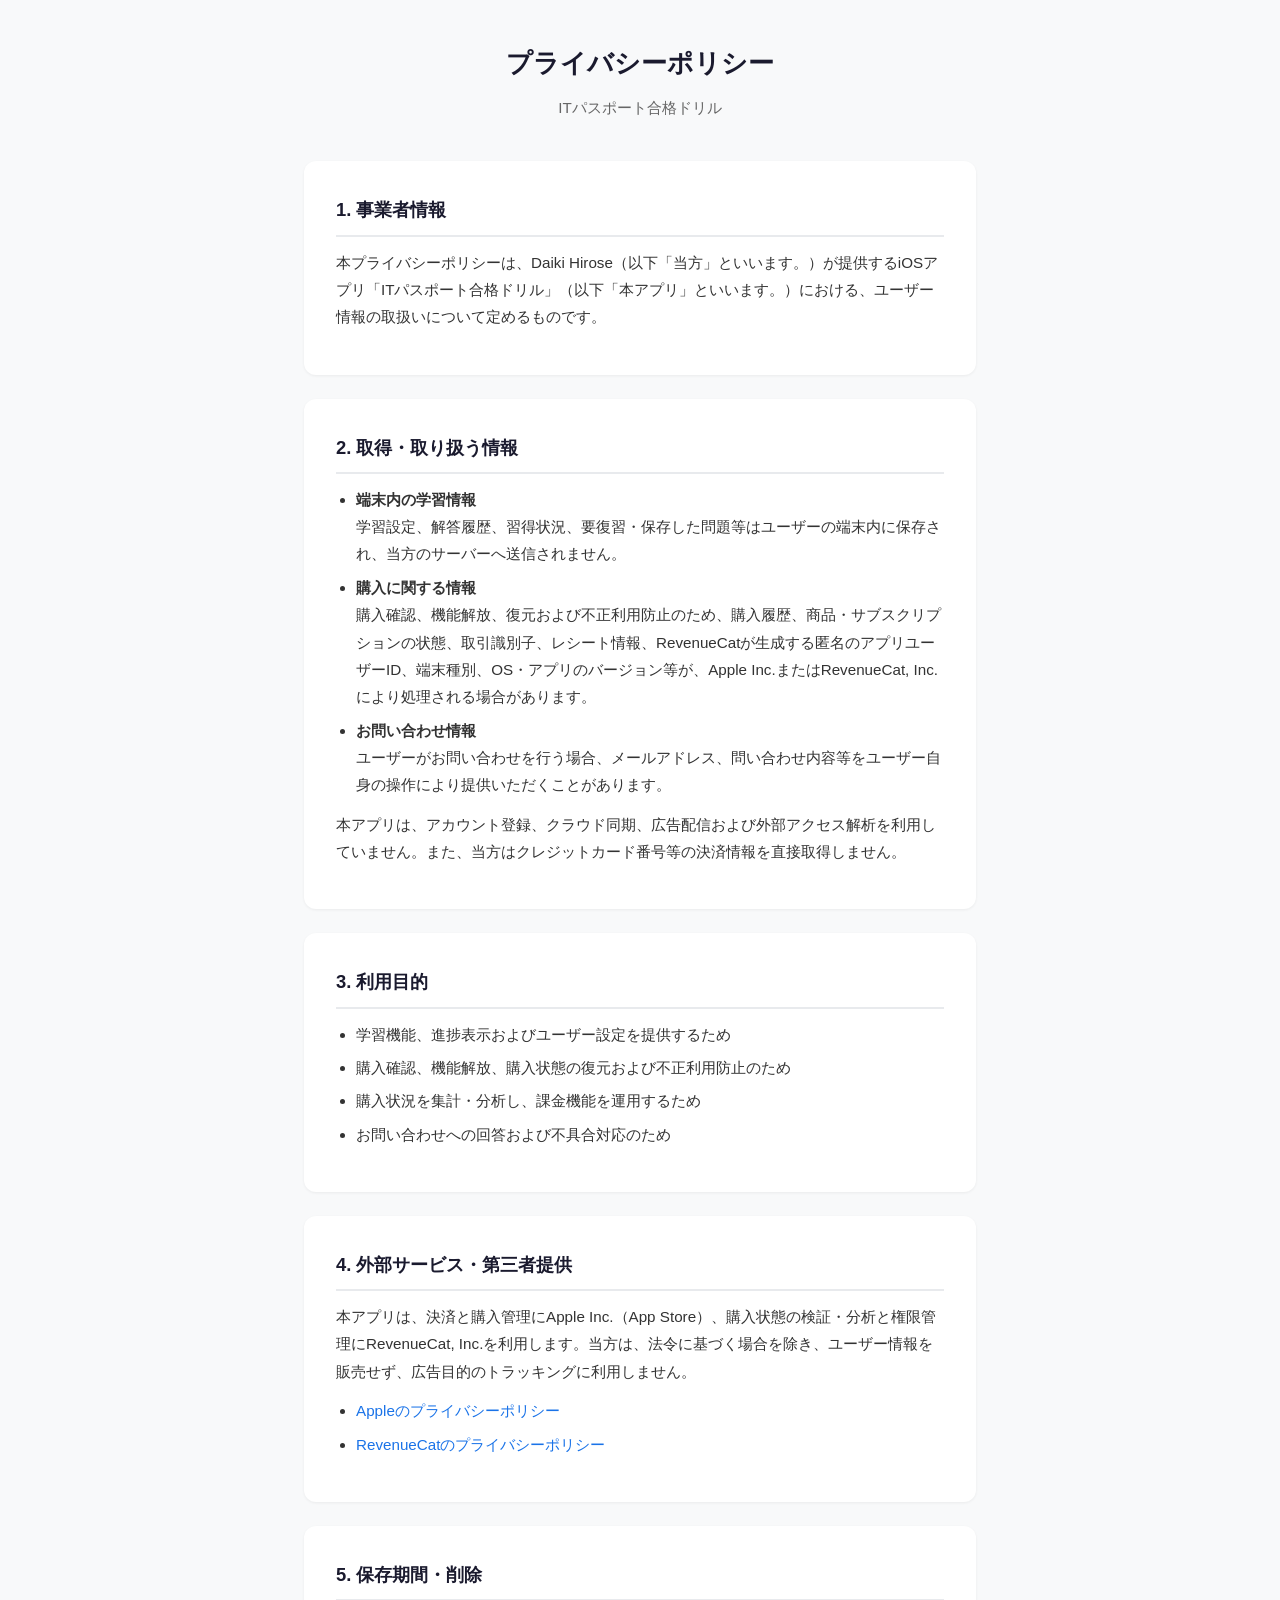
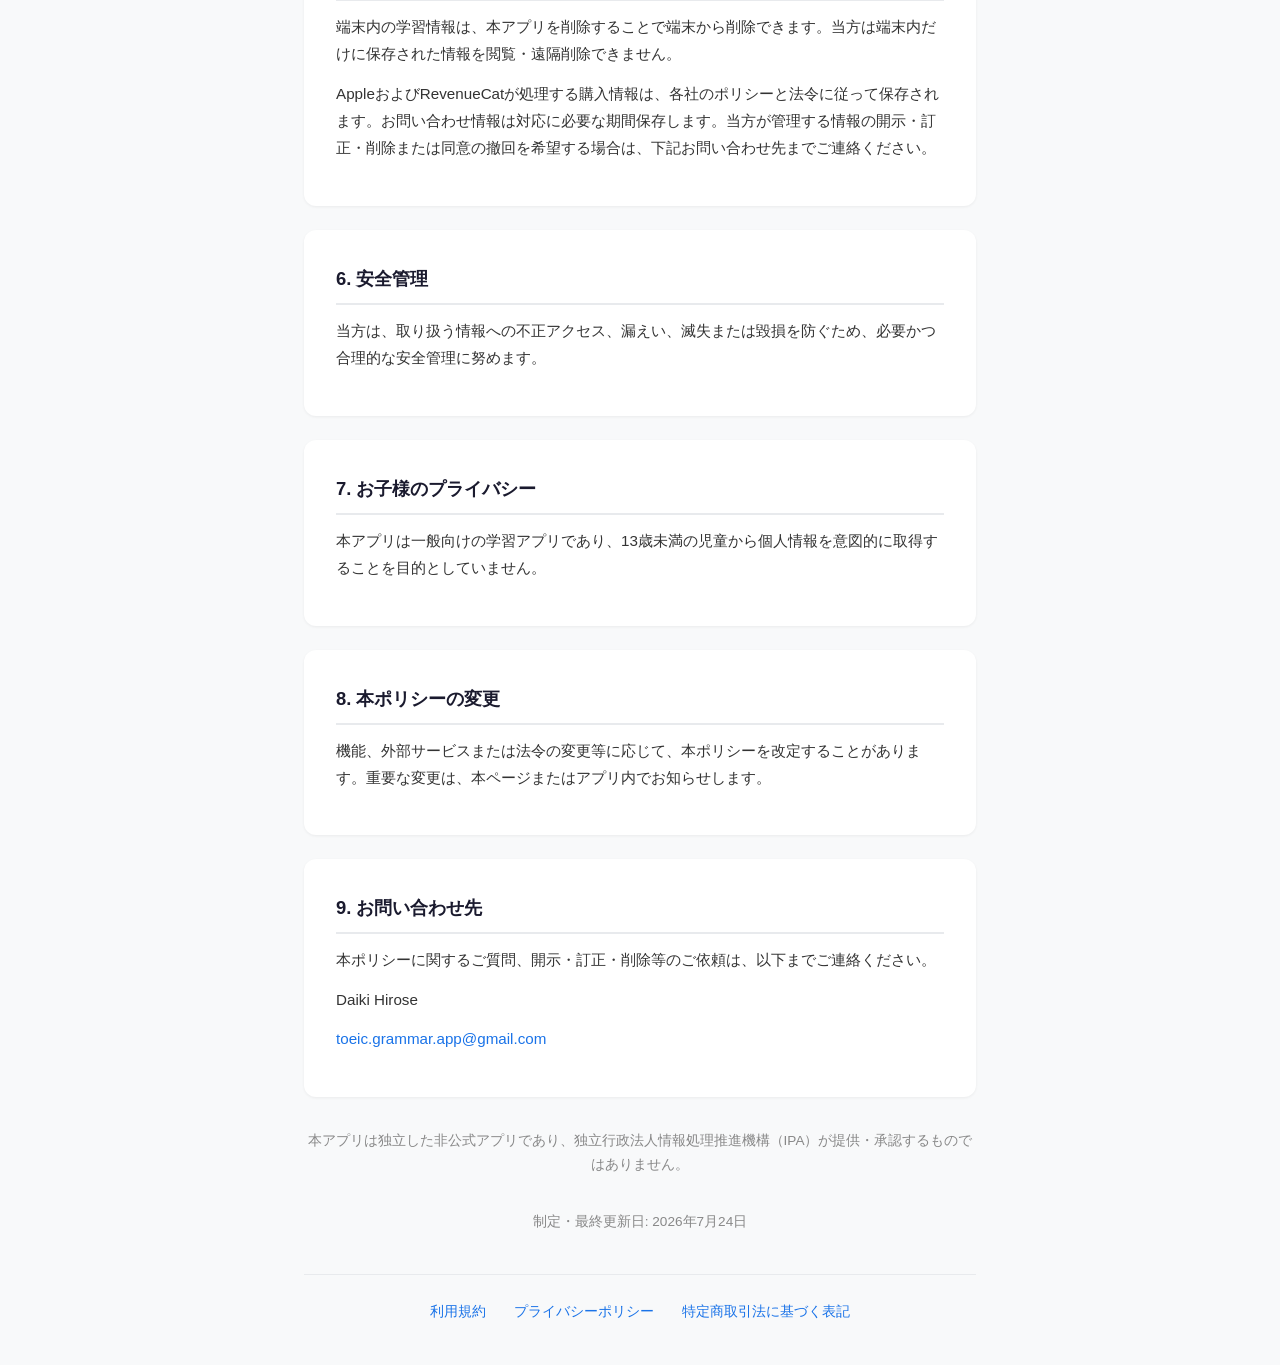
<file: index.html>
<!DOCTYPE html>
<html lang="ja">
<head>
    <meta charset="UTF-8" />
    <meta name="viewport" content="width=device-width, initial-scale=1.0" />
    <meta name="description" content="ITパスポート合格ドリルのプライバシーポリシー" />
    <link rel="canonical" href="https://speeed131.github.io/it-passport-drill-pages/" />
    <title>プライバシーポリシー - ITパスポート合格ドリル</title>
    <style>
        * {
            margin: 0;
            padding: 0;
            box-sizing: border-box;
        }
        body {
            font-family: -apple-system, BlinkMacSystemFont, "Hiragino Kaku Gothic ProN", "Hiragino Sans", Meiryo, sans-serif;
            line-height: 1.8;
            color: #333;
            background-color: #f8f9fa;
        }
        .container {
            max-width: 720px;
            margin: 0 auto;
            padding: 40px 24px;
        }
        h1 {
            font-size: 1.6rem;
            color: #1a1a2e;
            margin-bottom: 8px;
            text-align: center;
        }
        .app-name {
            font-size: 0.95rem;
            color: #666;
            text-align: center;
            margin-bottom: 40px;
        }
        .card {
            background: #fff;
            border-radius: 12px;
            padding: 32px;
            margin-bottom: 24px;
            box-shadow: 0 1px 3px rgba(0, 0, 0, 0.06);
        }
        h2 {
            font-size: 1.15rem;
            color: #1a1a2e;
            margin-bottom: 12px;
            padding-bottom: 8px;
            border-bottom: 2px solid #e8eaed;
        }
        p {
            margin-bottom: 12px;
            font-size: 0.95rem;
        }
        ul {
            margin: 8px 0 12px 20px;
            font-size: 0.95rem;
        }
        li {
            margin-bottom: 6px;
        }
        a {
            color: #1a73e8;
            text-decoration: none;
        }
        a:hover {
            text-decoration: underline;
        }
        .updated {
            text-align: center;
            color: #888;
            font-size: 0.85rem;
            margin-top: 32px;
        }
        .footer-nav {
            text-align: center;
            margin-top: 40px;
            padding-top: 24px;
            border-top: 1px solid #e8eaed;
            font-size: 0.9rem;
        }
        .footer-nav a {
            margin: 0 12px;
        }
        @media (max-width: 480px) {
            .container {
                padding: 32px 16px;
            }
            .card {
                padding: 24px 20px;
            }
        }
    </style>
</head>
<body>
    <div class="container">
        <h1>プライバシーポリシー</h1>
        <p class="app-name">ITパスポート合格ドリル</p>

        <div class="card">
            <h2>1. 事業者情報</h2>
            <p>本プライバシーポリシーは、Daiki Hirose（以下「当方」といいます。）が提供するiOSアプリ「ITパスポート合格ドリル」（以下「本アプリ」といいます。）における、ユーザー情報の取扱いについて定めるものです。</p>
        </div>

        <div class="card">
            <h2>2. 取得・取り扱う情報</h2>
            <ul>
                <li><strong>端末内の学習情報</strong><br />学習設定、解答履歴、習得状況、要復習・保存した問題等はユーザーの端末内に保存され、当方のサーバーへ送信されません。</li>
                <li><strong>購入に関する情報</strong><br />購入確認、機能解放、復元および不正利用防止のため、購入履歴、商品・サブスクリプションの状態、取引識別子、レシート情報、RevenueCatが生成する匿名のアプリユーザーID、端末種別、OS・アプリのバージョン等が、Apple Inc.またはRevenueCat, Inc.により処理される場合があります。</li>
                <li><strong>お問い合わせ情報</strong><br />ユーザーがお問い合わせを行う場合、メールアドレス、問い合わせ内容等をユーザー自身の操作により提供いただくことがあります。</li>
            </ul>
            <p>本アプリは、アカウント登録、クラウド同期、広告配信および外部アクセス解析を利用していません。また、当方はクレジットカード番号等の決済情報を直接取得しません。</p>
        </div>

        <div class="card">
            <h2>3. 利用目的</h2>
            <ul>
                <li>学習機能、進捗表示およびユーザー設定を提供するため</li>
                <li>購入確認、機能解放、購入状態の復元および不正利用防止のため</li>
                <li>購入状況を集計・分析し、課金機能を運用するため</li>
                <li>お問い合わせへの回答および不具合対応のため</li>
            </ul>
        </div>

        <div class="card">
            <h2>4. 外部サービス・第三者提供</h2>
            <p>本アプリは、決済と購入管理にApple Inc.（App Store）、購入状態の検証・分析と権限管理にRevenueCat, Inc.を利用します。当方は、法令に基づく場合を除き、ユーザー情報を販売せず、広告目的のトラッキングに利用しません。</p>
            <ul>
                <li><a href="https://www.apple.com/legal/privacy/jp/" target="_blank" rel="noopener noreferrer">Appleのプライバシーポリシー</a></li>
                <li><a href="https://www.revenuecat.com/privacy/" target="_blank" rel="noopener noreferrer">RevenueCatのプライバシーポリシー</a></li>
            </ul>
        </div>

        <div class="card">
            <h2>5. 保存期間・削除</h2>
            <p>端末内の学習情報は、本アプリを削除することで端末から削除できます。当方は端末内だけに保存された情報を閲覧・遠隔削除できません。</p>
            <p>AppleおよびRevenueCatが処理する購入情報は、各社のポリシーと法令に従って保存されます。お問い合わせ情報は対応に必要な期間保存します。当方が管理する情報の開示・訂正・削除または同意の撤回を希望する場合は、下記お問い合わせ先までご連絡ください。</p>
        </div>

        <div class="card">
            <h2>6. 安全管理</h2>
            <p>当方は、取り扱う情報への不正アクセス、漏えい、滅失または毀損を防ぐため、必要かつ合理的な安全管理に努めます。</p>
        </div>

        <div class="card">
            <h2>7. お子様のプライバシー</h2>
            <p>本アプリは一般向けの学習アプリであり、13歳未満の児童から個人情報を意図的に取得することを目的としていません。</p>
        </div>

        <div class="card">
            <h2>8. 本ポリシーの変更</h2>
            <p>機能、外部サービスまたは法令の変更等に応じて、本ポリシーを改定することがあります。重要な変更は、本ページまたはアプリ内でお知らせします。</p>
        </div>

        <div class="card">
            <h2>9. お問い合わせ先</h2>
            <p>本ポリシーに関するご質問、開示・訂正・削除等のご依頼は、以下までご連絡ください。</p>
            <p>Daiki Hirose</p>
            <p><a href="mailto:toeic.grammar.app@gmail.com">toeic.grammar.app@gmail.com</a></p>
        </div>

        <p class="updated">本アプリは独立した非公式アプリであり、独立行政法人情報処理推進機構（IPA）が提供・承認するものではありません。</p>
        <p class="updated">制定・最終更新日: 2026年7月24日</p>

        <div class="footer-nav">
            <a href="terms.html">利用規約</a>
            <a href="index.html">プライバシーポリシー</a>
            <a href="tokushoho.html">特定商取引法に基づく表記</a>
        </div>
    </div>
</body>
</html>
</file>
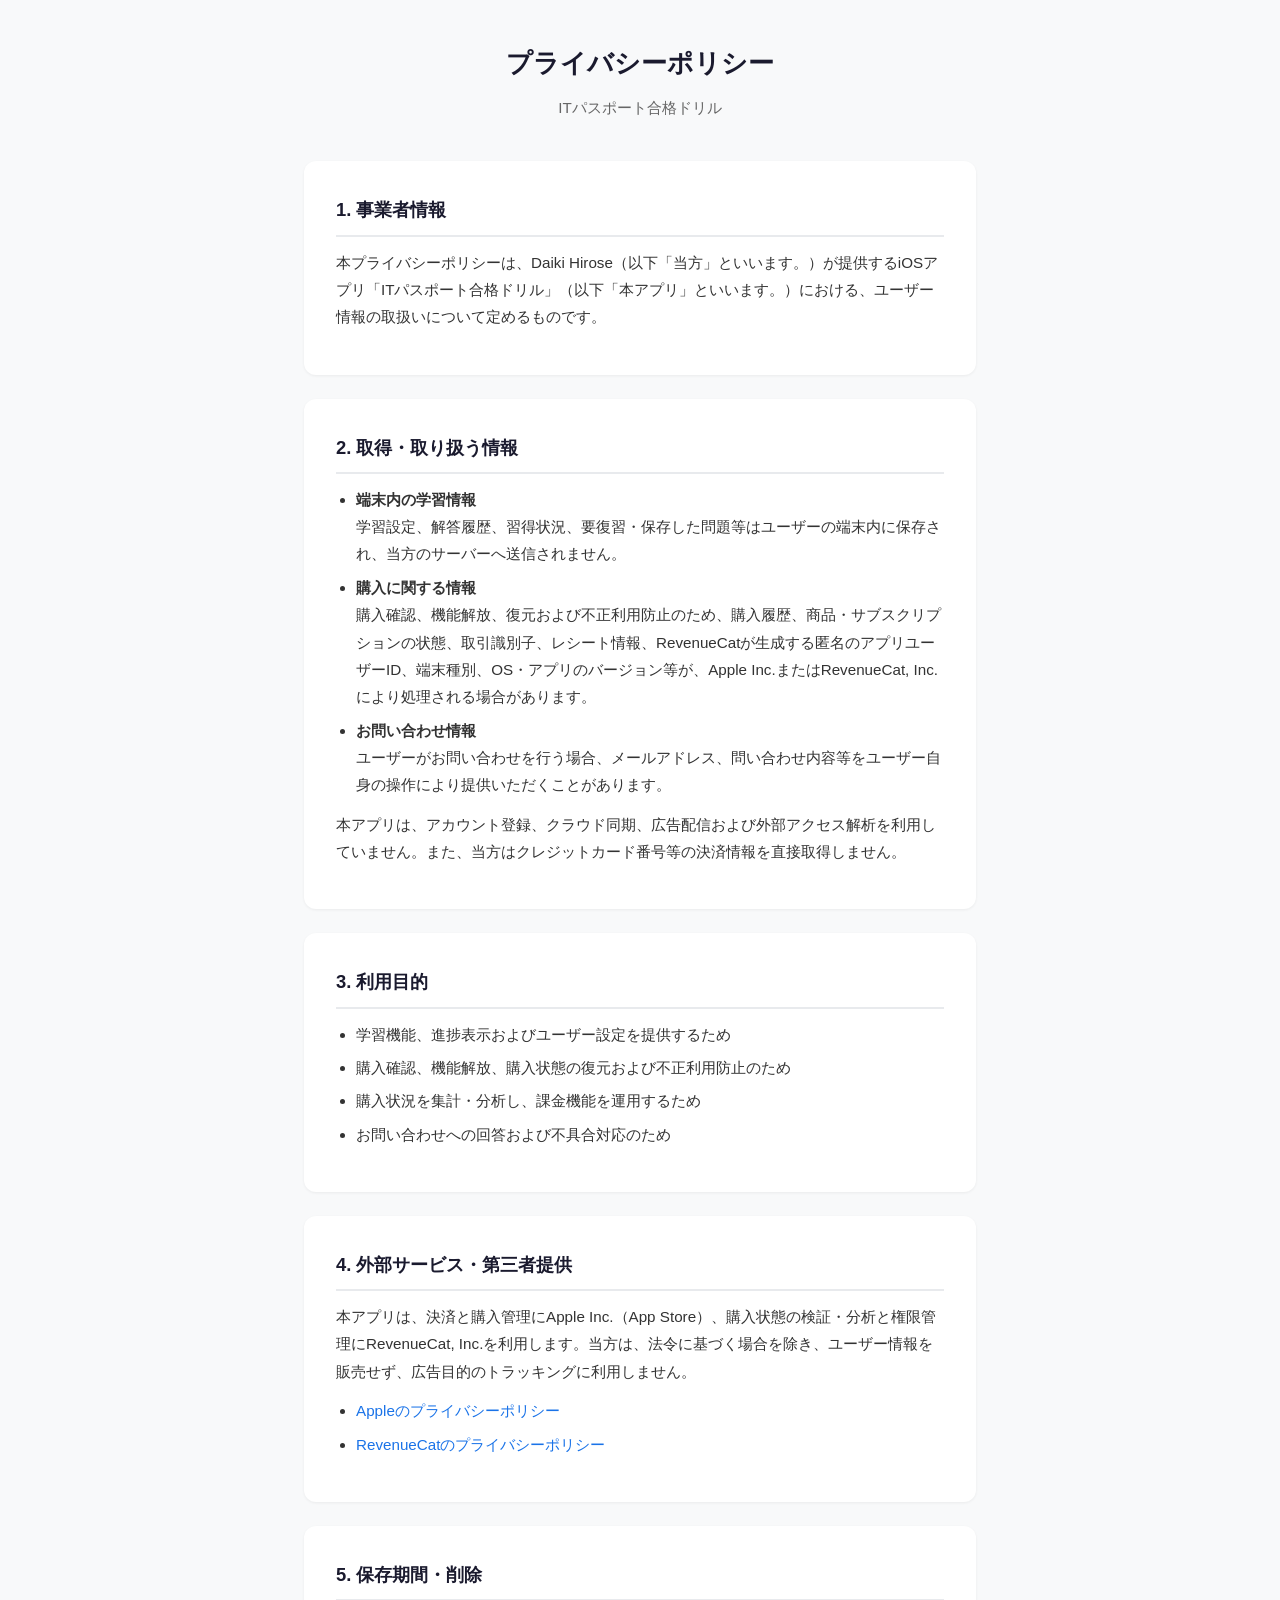
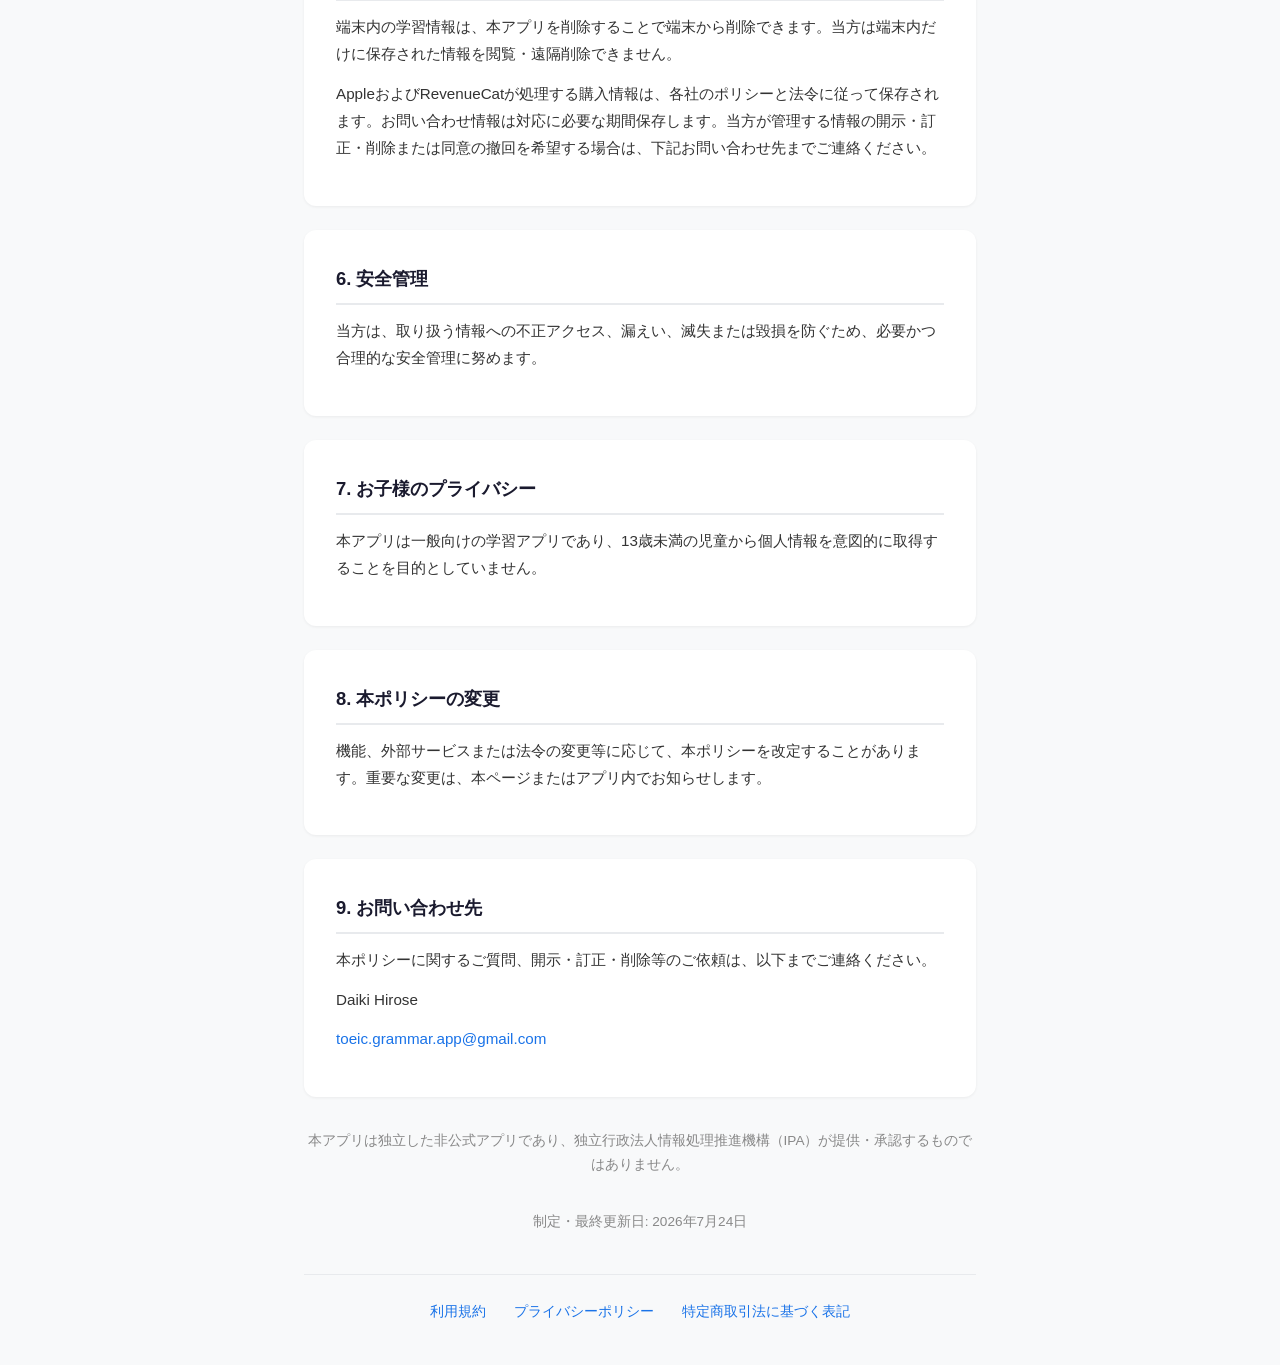
<file: privacy-policy.html>
<!DOCTYPE html>
<html lang="ja">
<head>
    <meta charset="UTF-8" />
    <meta http-equiv="refresh" content="0; url=index.html" />
    <link rel="canonical" href="https://speeed131.github.io/it-passport-drill-pages/" />
    <title>プライバシーポリシー - ITパスポート合格ドリル</title>
</head>
<body>
    <p><a href="index.html">プライバシーポリシーへ移動します。</a></p>
</body>
</html>
</file>
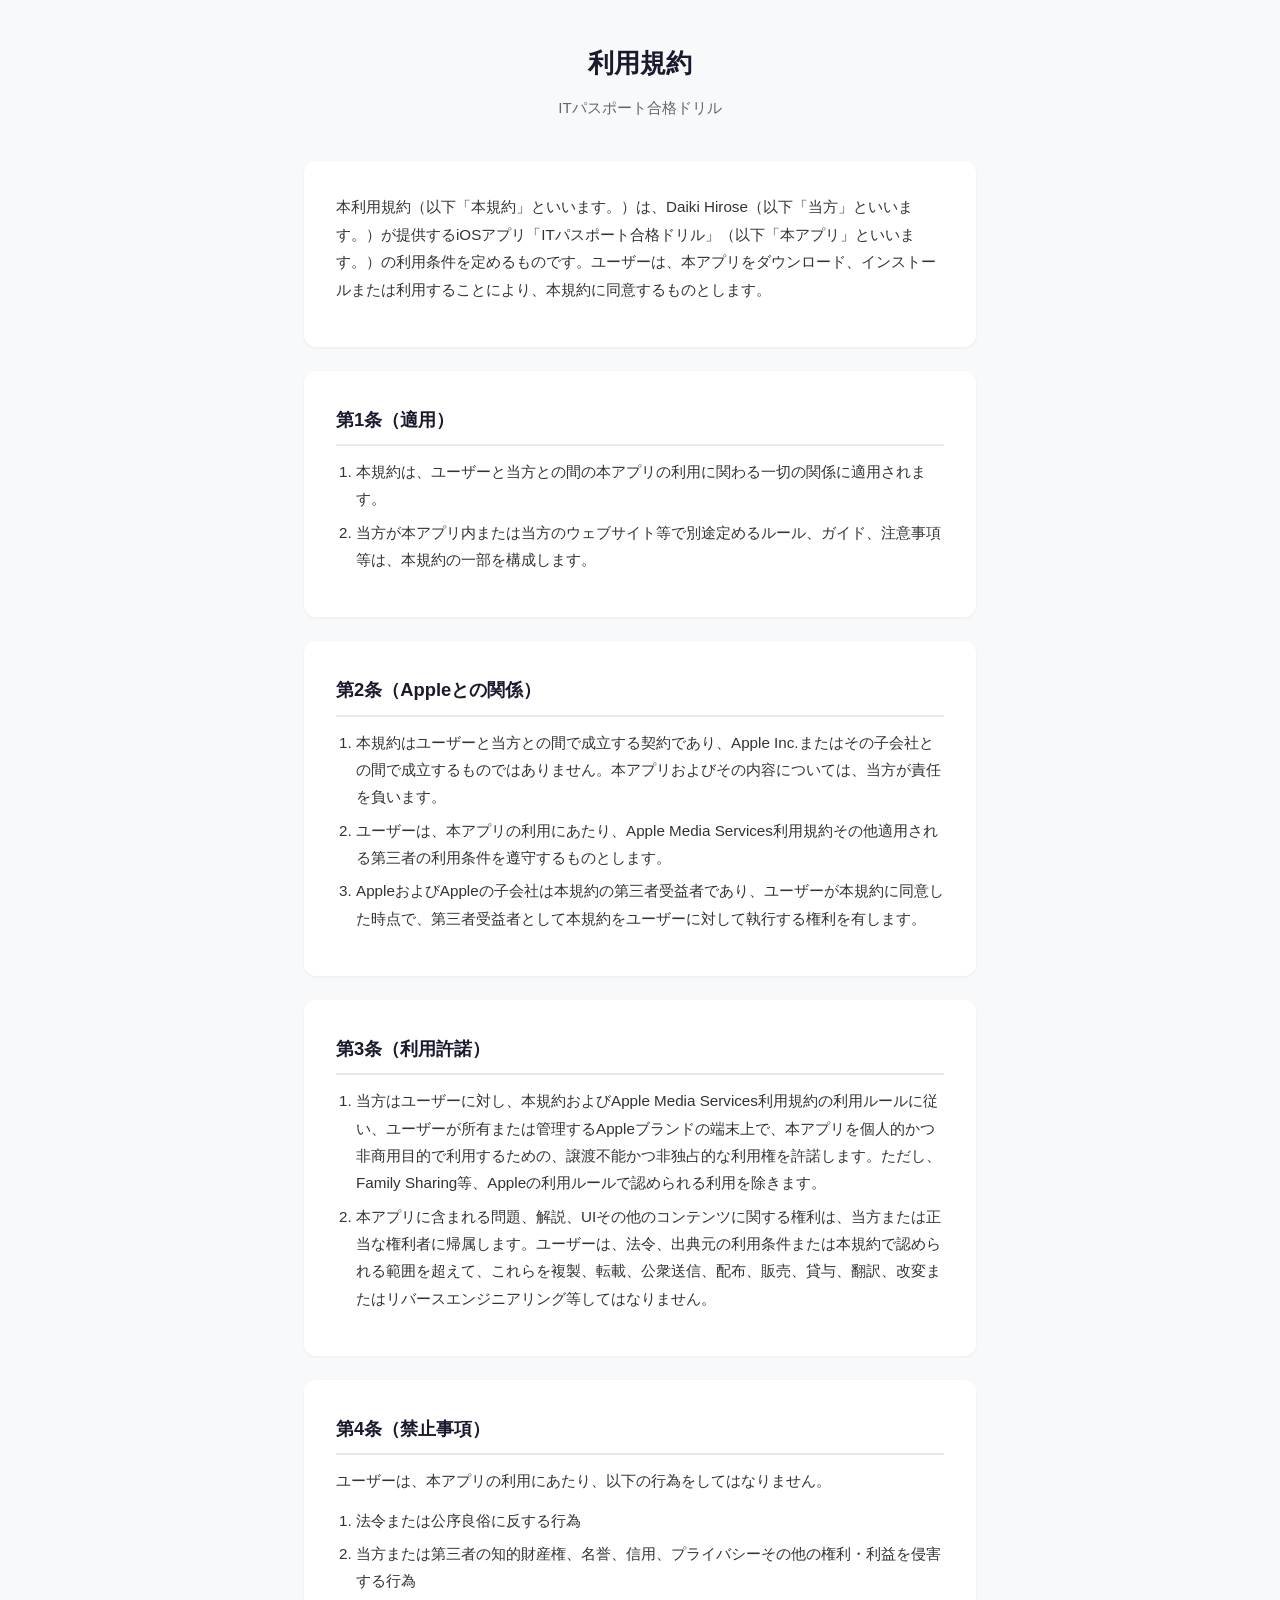
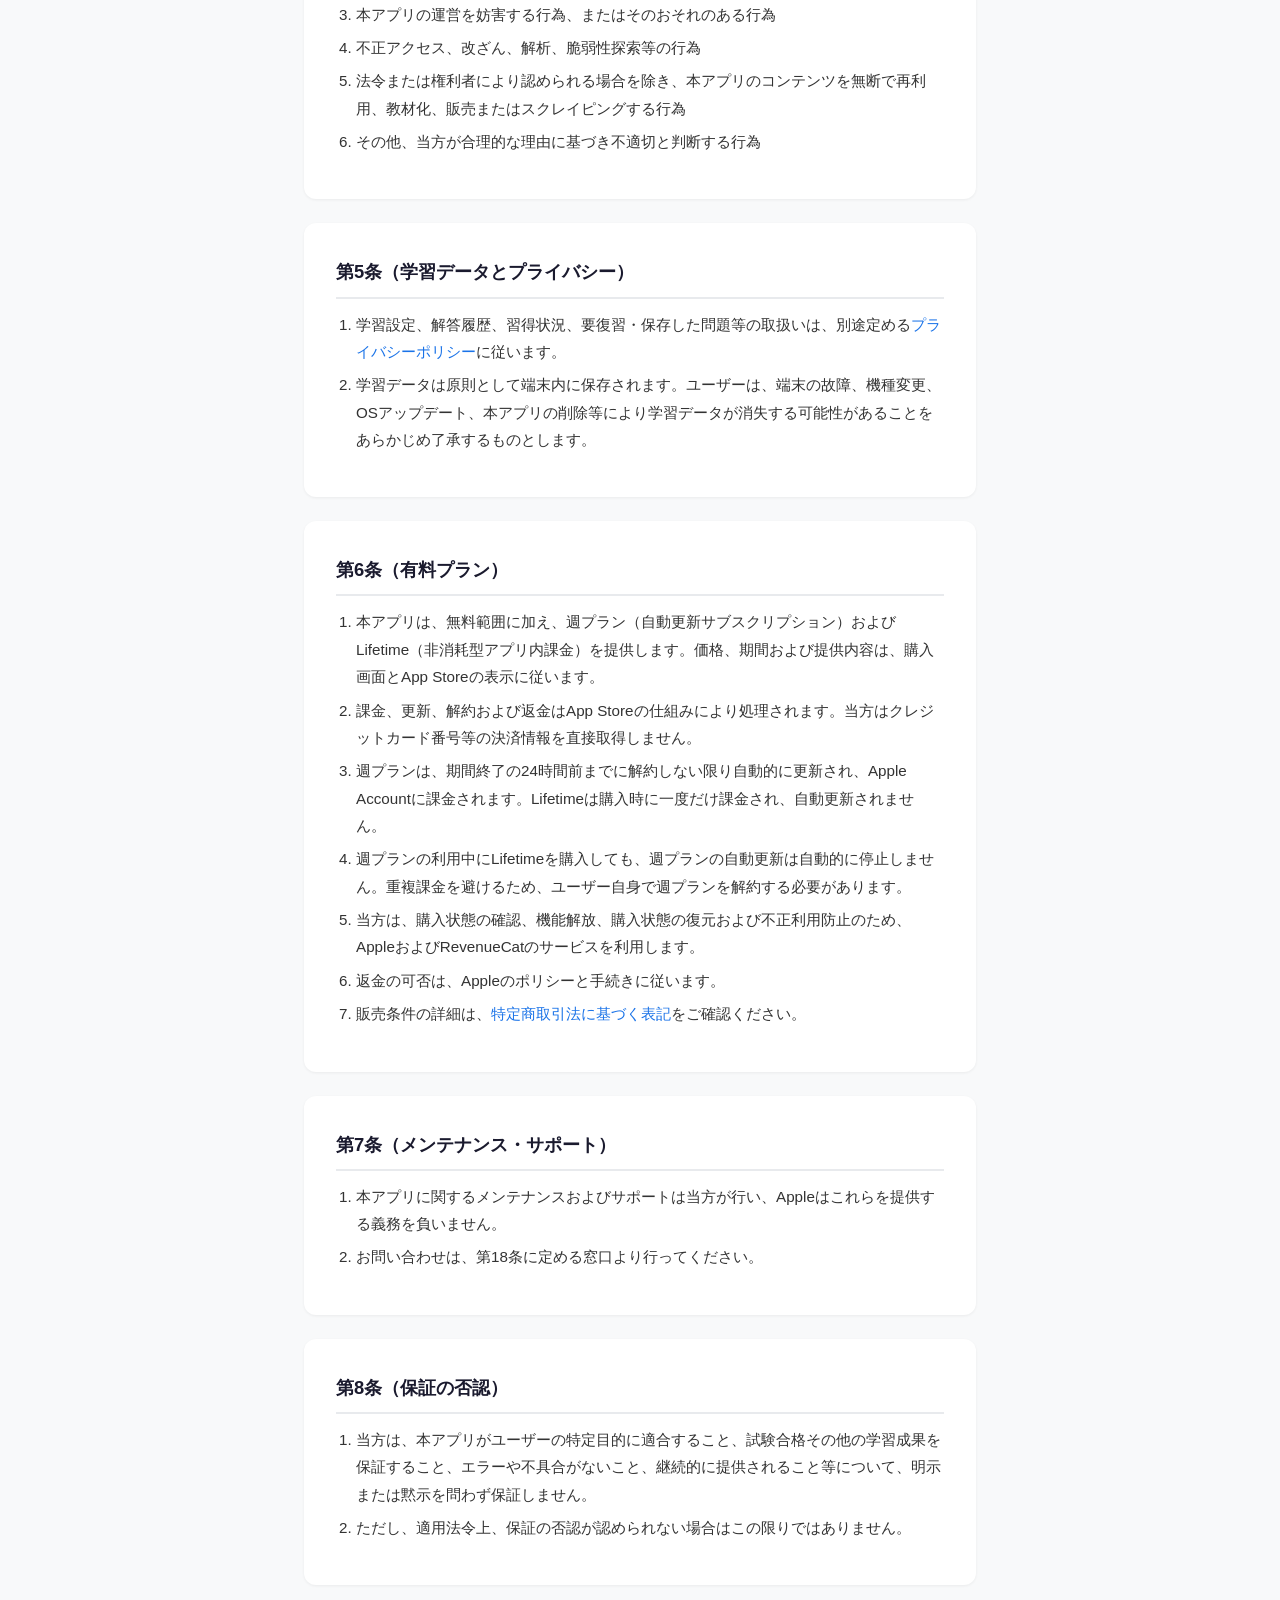
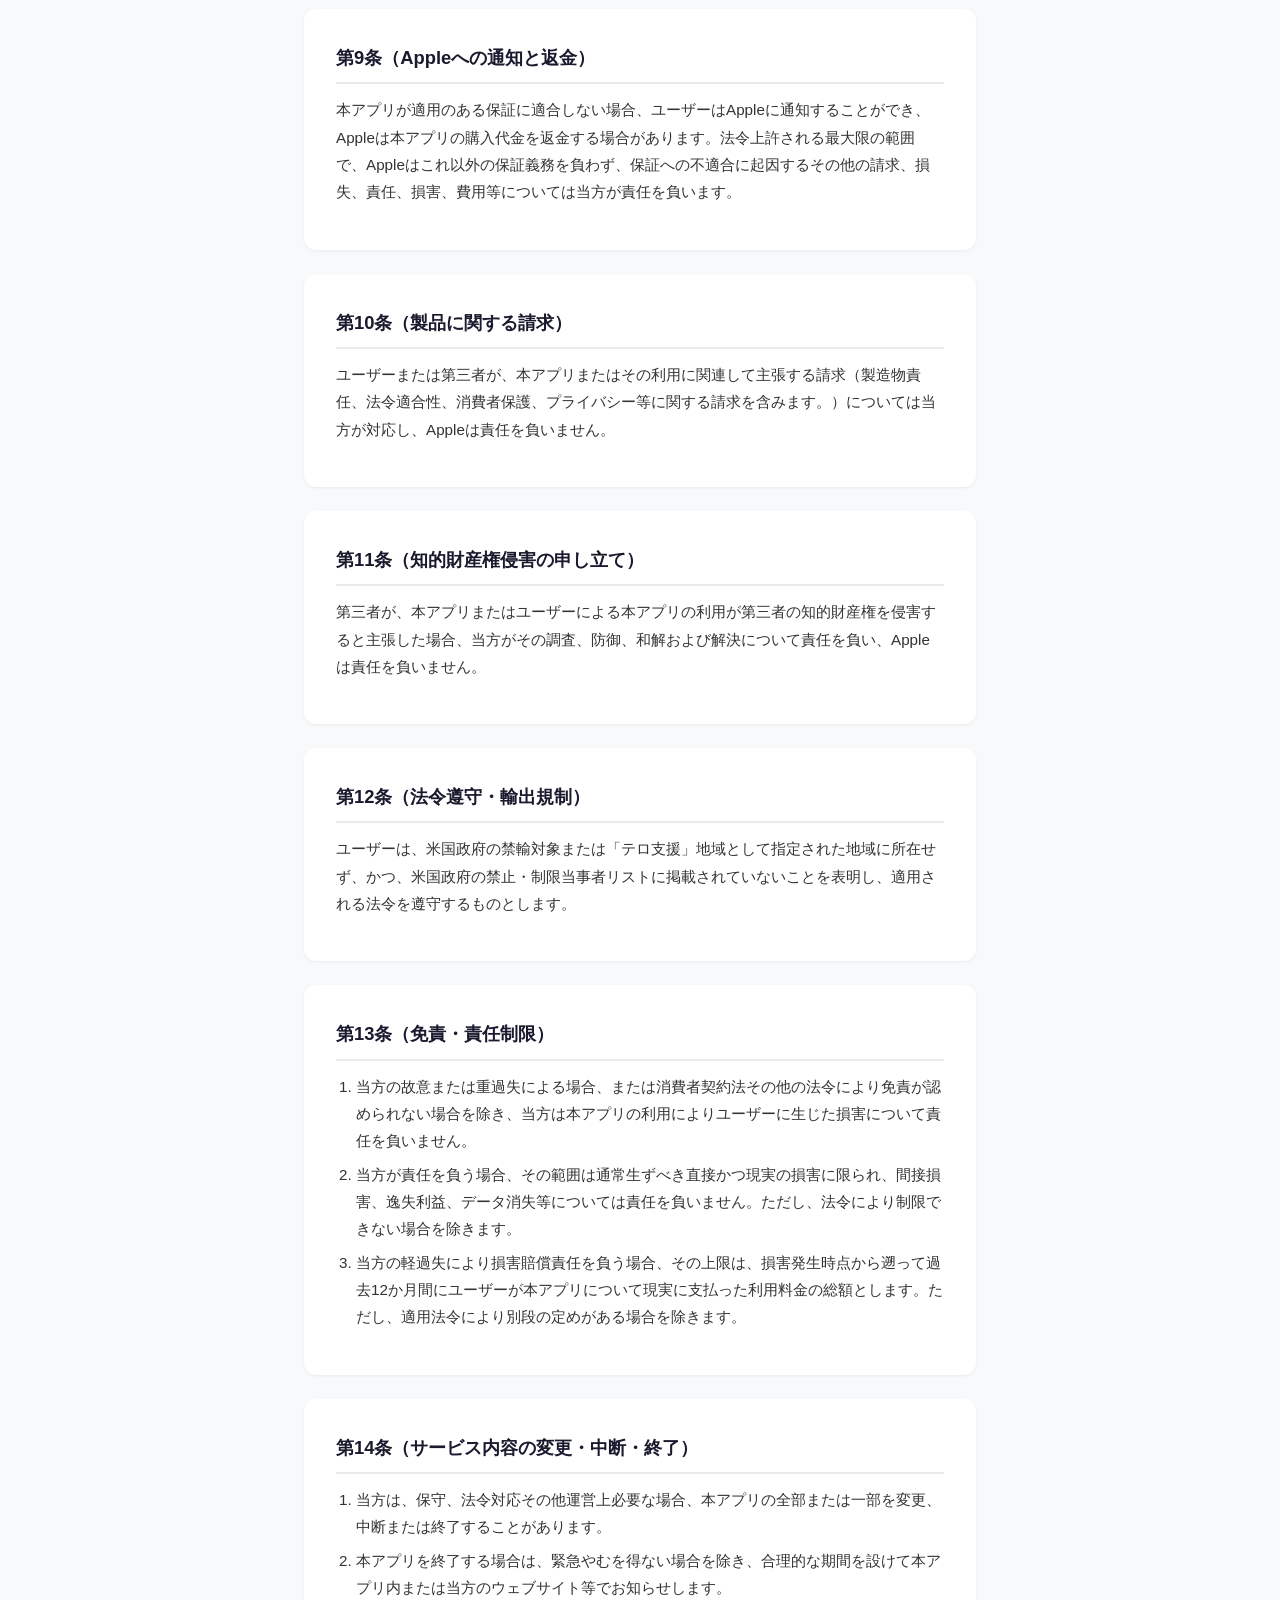
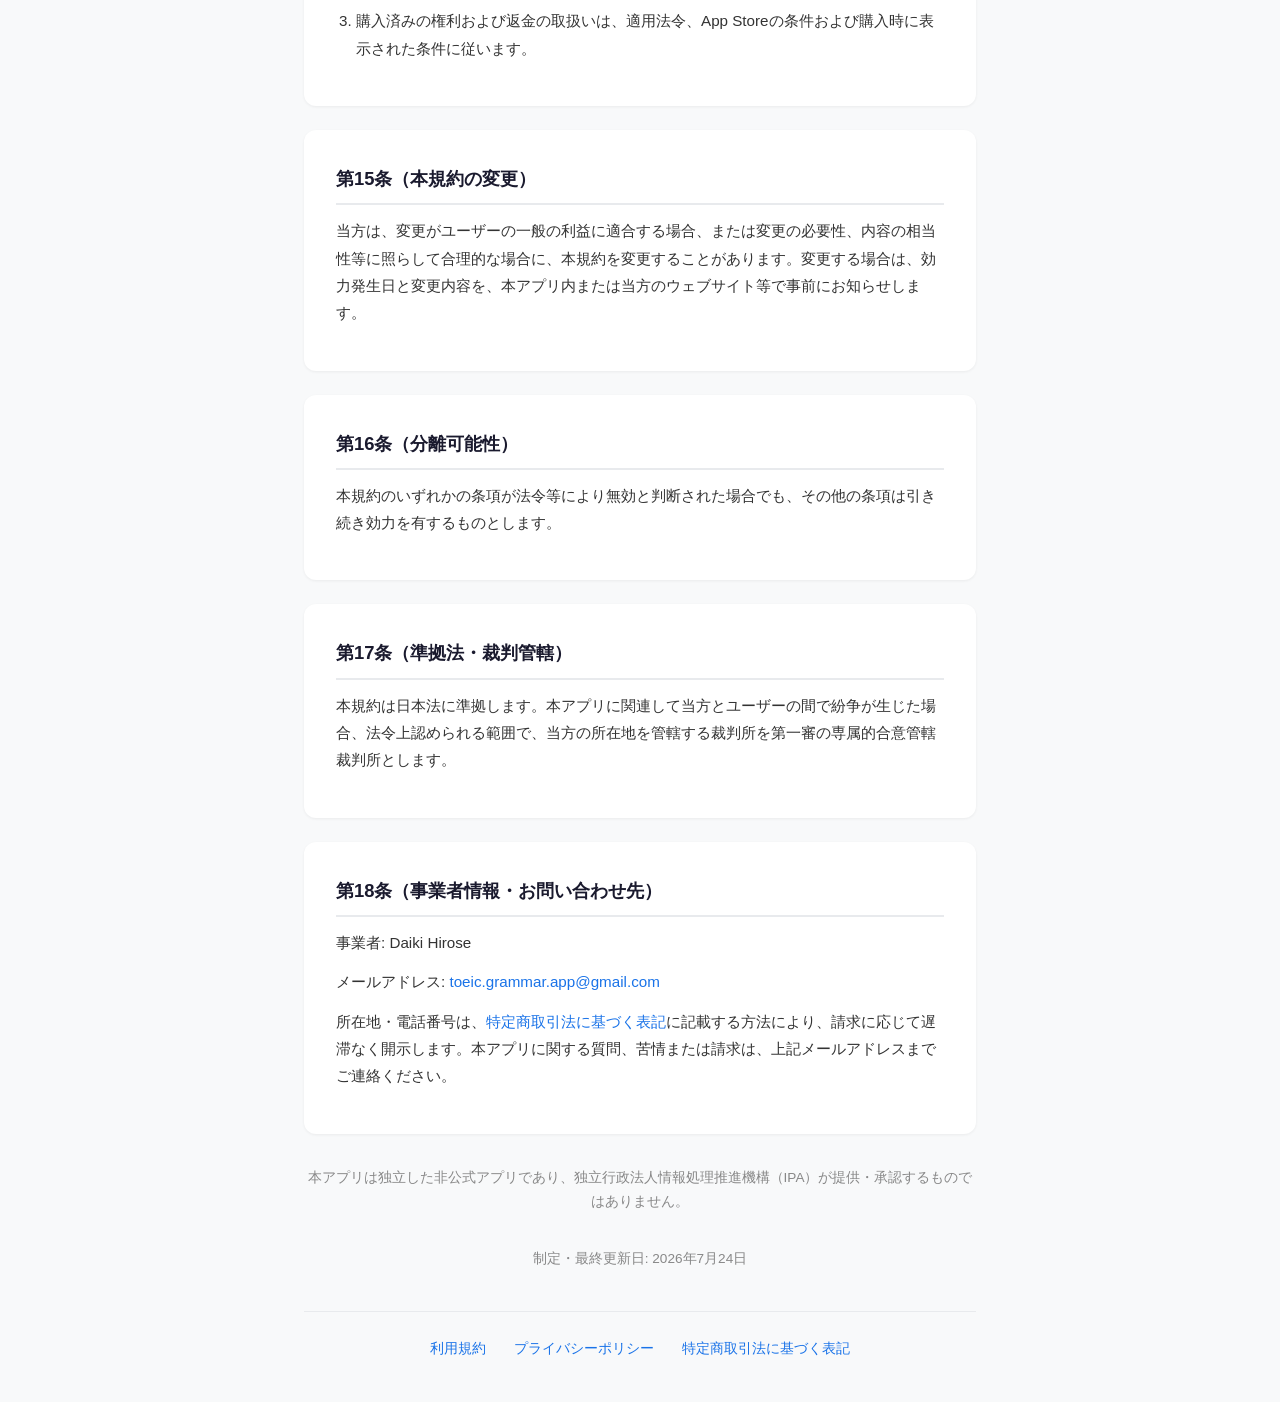
<file: terms.html>
<!DOCTYPE html>
<html lang="ja">
<head>
    <meta charset="UTF-8" />
    <meta name="viewport" content="width=device-width, initial-scale=1.0" />
    <meta name="description" content="ITパスポート合格ドリルの利用規約" />
    <link rel="canonical" href="https://speeed131.github.io/it-passport-drill-pages/terms.html" />
    <title>利用規約 - ITパスポート合格ドリル</title>
    <style>
        * {
            margin: 0;
            padding: 0;
            box-sizing: border-box;
        }
        body {
            font-family: -apple-system, BlinkMacSystemFont, "Hiragino Kaku Gothic ProN", "Hiragino Sans", Meiryo, sans-serif;
            line-height: 1.8;
            color: #333;
            background-color: #f8f9fa;
        }
        .container {
            max-width: 720px;
            margin: 0 auto;
            padding: 40px 24px;
        }
        h1 {
            font-size: 1.6rem;
            color: #1a1a2e;
            margin-bottom: 8px;
            text-align: center;
        }
        .app-name {
            font-size: 0.95rem;
            color: #666;
            text-align: center;
            margin-bottom: 40px;
        }
        .card {
            background: #fff;
            border-radius: 12px;
            padding: 32px;
            margin-bottom: 24px;
            box-shadow: 0 1px 3px rgba(0, 0, 0, 0.06);
        }
        h2 {
            font-size: 1.15rem;
            color: #1a1a2e;
            margin-bottom: 12px;
            padding-bottom: 8px;
            border-bottom: 2px solid #e8eaed;
        }
        p {
            margin-bottom: 12px;
            font-size: 0.95rem;
        }
        ul, ol {
            margin: 8px 0 12px 20px;
            font-size: 0.95rem;
        }
        li {
            margin-bottom: 6px;
        }
        a {
            color: #1a73e8;
            text-decoration: none;
        }
        a:hover {
            text-decoration: underline;
        }
        .updated {
            text-align: center;
            color: #888;
            font-size: 0.85rem;
            margin-top: 32px;
        }
        .footer-nav {
            text-align: center;
            margin-top: 40px;
            padding-top: 24px;
            border-top: 1px solid #e8eaed;
            font-size: 0.9rem;
        }
        .footer-nav a {
            margin: 0 12px;
        }
        @media (max-width: 480px) {
            .container {
                padding: 32px 16px;
            }
            .card {
                padding: 24px 20px;
            }
        }
    </style>
</head>
<body>
    <div class="container">
        <h1>利用規約</h1>
        <p class="app-name">ITパスポート合格ドリル</p>

        <div class="card">
            <p>本利用規約（以下「本規約」といいます。）は、Daiki Hirose（以下「当方」といいます。）が提供するiOSアプリ「ITパスポート合格ドリル」（以下「本アプリ」といいます。）の利用条件を定めるものです。ユーザーは、本アプリをダウンロード、インストールまたは利用することにより、本規約に同意するものとします。</p>
        </div>

        <div class="card">
            <h2>第1条（適用）</h2>
            <ol>
                <li>本規約は、ユーザーと当方との間の本アプリの利用に関わる一切の関係に適用されます。</li>
                <li>当方が本アプリ内または当方のウェブサイト等で別途定めるルール、ガイド、注意事項等は、本規約の一部を構成します。</li>
            </ol>
        </div>

        <div class="card">
            <h2>第2条（Appleとの関係）</h2>
            <ol>
                <li>本規約はユーザーと当方との間で成立する契約であり、Apple Inc.またはその子会社との間で成立するものではありません。本アプリおよびその内容については、当方が責任を負います。</li>
                <li>ユーザーは、本アプリの利用にあたり、Apple Media Services利用規約その他適用される第三者の利用条件を遵守するものとします。</li>
                <li>AppleおよびAppleの子会社は本規約の第三者受益者であり、ユーザーが本規約に同意した時点で、第三者受益者として本規約をユーザーに対して執行する権利を有します。</li>
            </ol>
        </div>

        <div class="card">
            <h2>第3条（利用許諾）</h2>
            <ol>
                <li>当方はユーザーに対し、本規約およびApple Media Services利用規約の利用ルールに従い、ユーザーが所有または管理するAppleブランドの端末上で、本アプリを個人的かつ非商用目的で利用するための、譲渡不能かつ非独占的な利用権を許諾します。ただし、Family Sharing等、Appleの利用ルールで認められる利用を除きます。</li>
                <li>本アプリに含まれる問題、解説、UIその他のコンテンツに関する権利は、当方または正当な権利者に帰属します。ユーザーは、法令、出典元の利用条件または本規約で認められる範囲を超えて、これらを複製、転載、公衆送信、配布、販売、貸与、翻訳、改変またはリバースエンジニアリング等してはなりません。</li>
            </ol>
        </div>

        <div class="card">
            <h2>第4条（禁止事項）</h2>
            <p>ユーザーは、本アプリの利用にあたり、以下の行為をしてはなりません。</p>
            <ol>
                <li>法令または公序良俗に反する行為</li>
                <li>当方または第三者の知的財産権、名誉、信用、プライバシーその他の権利・利益を侵害する行為</li>
                <li>本アプリの運営を妨害する行為、またはそのおそれのある行為</li>
                <li>不正アクセス、改ざん、解析、脆弱性探索等の行為</li>
                <li>法令または権利者により認められる場合を除き、本アプリのコンテンツを無断で再利用、教材化、販売またはスクレイピングする行為</li>
                <li>その他、当方が合理的な理由に基づき不適切と判断する行為</li>
            </ol>
        </div>

        <div class="card">
            <h2>第5条（学習データとプライバシー）</h2>
            <ol>
                <li>学習設定、解答履歴、習得状況、要復習・保存した問題等の取扱いは、別途定める<a href="index.html">プライバシーポリシー</a>に従います。</li>
                <li>学習データは原則として端末内に保存されます。ユーザーは、端末の故障、機種変更、OSアップデート、本アプリの削除等により学習データが消失する可能性があることをあらかじめ了承するものとします。</li>
            </ol>
        </div>

        <div class="card">
            <h2>第6条（有料プラン）</h2>
            <ol>
                <li>本アプリは、無料範囲に加え、週プラン（自動更新サブスクリプション）およびLifetime（非消耗型アプリ内課金）を提供します。価格、期間および提供内容は、購入画面とApp Storeの表示に従います。</li>
                <li>課金、更新、解約および返金はApp Storeの仕組みにより処理されます。当方はクレジットカード番号等の決済情報を直接取得しません。</li>
                <li>週プランは、期間終了の24時間前までに解約しない限り自動的に更新され、Apple Accountに課金されます。Lifetimeは購入時に一度だけ課金され、自動更新されません。</li>
                <li>週プランの利用中にLifetimeを購入しても、週プランの自動更新は自動的に停止しません。重複課金を避けるため、ユーザー自身で週プランを解約する必要があります。</li>
                <li>当方は、購入状態の確認、機能解放、購入状態の復元および不正利用防止のため、AppleおよびRevenueCatのサービスを利用します。</li>
                <li>返金の可否は、Appleのポリシーと手続きに従います。</li>
                <li>販売条件の詳細は、<a href="tokushoho.html">特定商取引法に基づく表記</a>をご確認ください。</li>
            </ol>
        </div>

        <div class="card">
            <h2>第7条（メンテナンス・サポート）</h2>
            <ol>
                <li>本アプリに関するメンテナンスおよびサポートは当方が行い、Appleはこれらを提供する義務を負いません。</li>
                <li>お問い合わせは、第18条に定める窓口より行ってください。</li>
            </ol>
        </div>

        <div class="card">
            <h2>第8条（保証の否認）</h2>
            <ol>
                <li>当方は、本アプリがユーザーの特定目的に適合すること、試験合格その他の学習成果を保証すること、エラーや不具合がないこと、継続的に提供されること等について、明示または黙示を問わず保証しません。</li>
                <li>ただし、適用法令上、保証の否認が認められない場合はこの限りではありません。</li>
            </ol>
        </div>

        <div class="card">
            <h2>第9条（Appleへの通知と返金）</h2>
            <p>本アプリが適用のある保証に適合しない場合、ユーザーはAppleに通知することができ、Appleは本アプリの購入代金を返金する場合があります。法令上許される最大限の範囲で、Appleはこれ以外の保証義務を負わず、保証への不適合に起因するその他の請求、損失、責任、損害、費用等については当方が責任を負います。</p>
        </div>

        <div class="card">
            <h2>第10条（製品に関する請求）</h2>
            <p>ユーザーまたは第三者が、本アプリまたはその利用に関連して主張する請求（製造物責任、法令適合性、消費者保護、プライバシー等に関する請求を含みます。）については当方が対応し、Appleは責任を負いません。</p>
        </div>

        <div class="card">
            <h2>第11条（知的財産権侵害の申し立て）</h2>
            <p>第三者が、本アプリまたはユーザーによる本アプリの利用が第三者の知的財産権を侵害すると主張した場合、当方がその調査、防御、和解および解決について責任を負い、Appleは責任を負いません。</p>
        </div>

        <div class="card">
            <h2>第12条（法令遵守・輸出規制）</h2>
            <p>ユーザーは、米国政府の禁輸対象または「テロ支援」地域として指定された地域に所在せず、かつ、米国政府の禁止・制限当事者リストに掲載されていないことを表明し、適用される法令を遵守するものとします。</p>
        </div>

        <div class="card">
            <h2>第13条（免責・責任制限）</h2>
            <ol>
                <li>当方の故意または重過失による場合、または消費者契約法その他の法令により免責が認められない場合を除き、当方は本アプリの利用によりユーザーに生じた損害について責任を負いません。</li>
                <li>当方が責任を負う場合、その範囲は通常生ずべき直接かつ現実の損害に限られ、間接損害、逸失利益、データ消失等については責任を負いません。ただし、法令により制限できない場合を除きます。</li>
                <li>当方の軽過失により損害賠償責任を負う場合、その上限は、損害発生時点から遡って過去12か月間にユーザーが本アプリについて現実に支払った利用料金の総額とします。ただし、適用法令により別段の定めがある場合を除きます。</li>
            </ol>
        </div>

        <div class="card">
            <h2>第14条（サービス内容の変更・中断・終了）</h2>
            <ol>
                <li>当方は、保守、法令対応その他運営上必要な場合、本アプリの全部または一部を変更、中断または終了することがあります。</li>
                <li>本アプリを終了する場合は、緊急やむを得ない場合を除き、合理的な期間を設けて本アプリ内または当方のウェブサイト等でお知らせします。</li>
                <li>購入済みの権利および返金の取扱いは、適用法令、App Storeの条件および購入時に表示された条件に従います。</li>
            </ol>
        </div>

        <div class="card">
            <h2>第15条（本規約の変更）</h2>
            <p>当方は、変更がユーザーの一般の利益に適合する場合、または変更の必要性、内容の相当性等に照らして合理的な場合に、本規約を変更することがあります。変更する場合は、効力発生日と変更内容を、本アプリ内または当方のウェブサイト等で事前にお知らせします。</p>
        </div>

        <div class="card">
            <h2>第16条（分離可能性）</h2>
            <p>本規約のいずれかの条項が法令等により無効と判断された場合でも、その他の条項は引き続き効力を有するものとします。</p>
        </div>

        <div class="card">
            <h2>第17条（準拠法・裁判管轄）</h2>
            <p>本規約は日本法に準拠します。本アプリに関連して当方とユーザーの間で紛争が生じた場合、法令上認められる範囲で、当方の所在地を管轄する裁判所を第一審の専属的合意管轄裁判所とします。</p>
        </div>

        <div class="card">
            <h2>第18条（事業者情報・お問い合わせ先）</h2>
            <p>事業者: Daiki Hirose</p>
            <p>メールアドレス: <a href="mailto:toeic.grammar.app@gmail.com">toeic.grammar.app@gmail.com</a></p>
            <p>所在地・電話番号は、<a href="tokushoho.html">特定商取引法に基づく表記</a>に記載する方法により、請求に応じて遅滞なく開示します。本アプリに関する質問、苦情または請求は、上記メールアドレスまでご連絡ください。</p>
        </div>

        <p class="updated">本アプリは独立した非公式アプリであり、独立行政法人情報処理推進機構（IPA）が提供・承認するものではありません。</p>
        <p class="updated">制定・最終更新日: 2026年7月24日</p>

        <div class="footer-nav">
            <a href="terms.html">利用規約</a>
            <a href="index.html">プライバシーポリシー</a>
            <a href="tokushoho.html">特定商取引法に基づく表記</a>
        </div>
    </div>
</body>
</html>
</file>
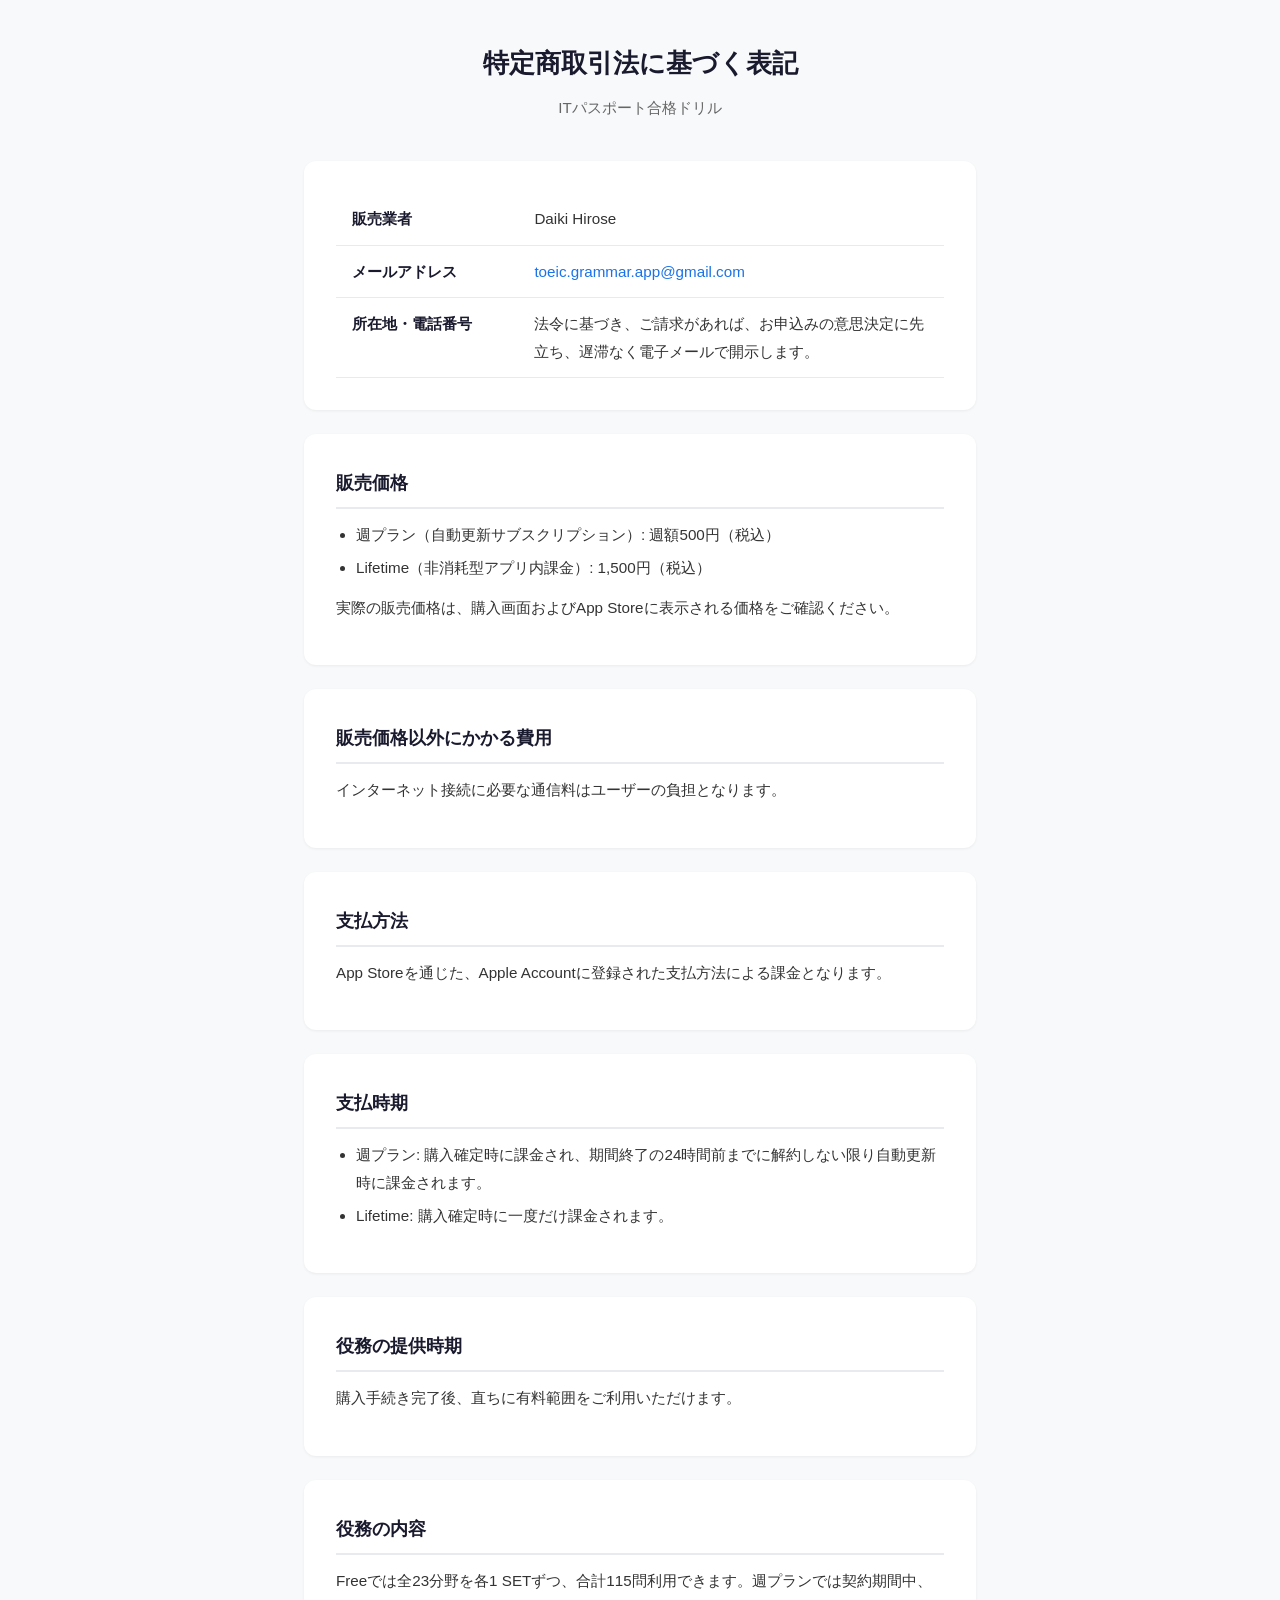
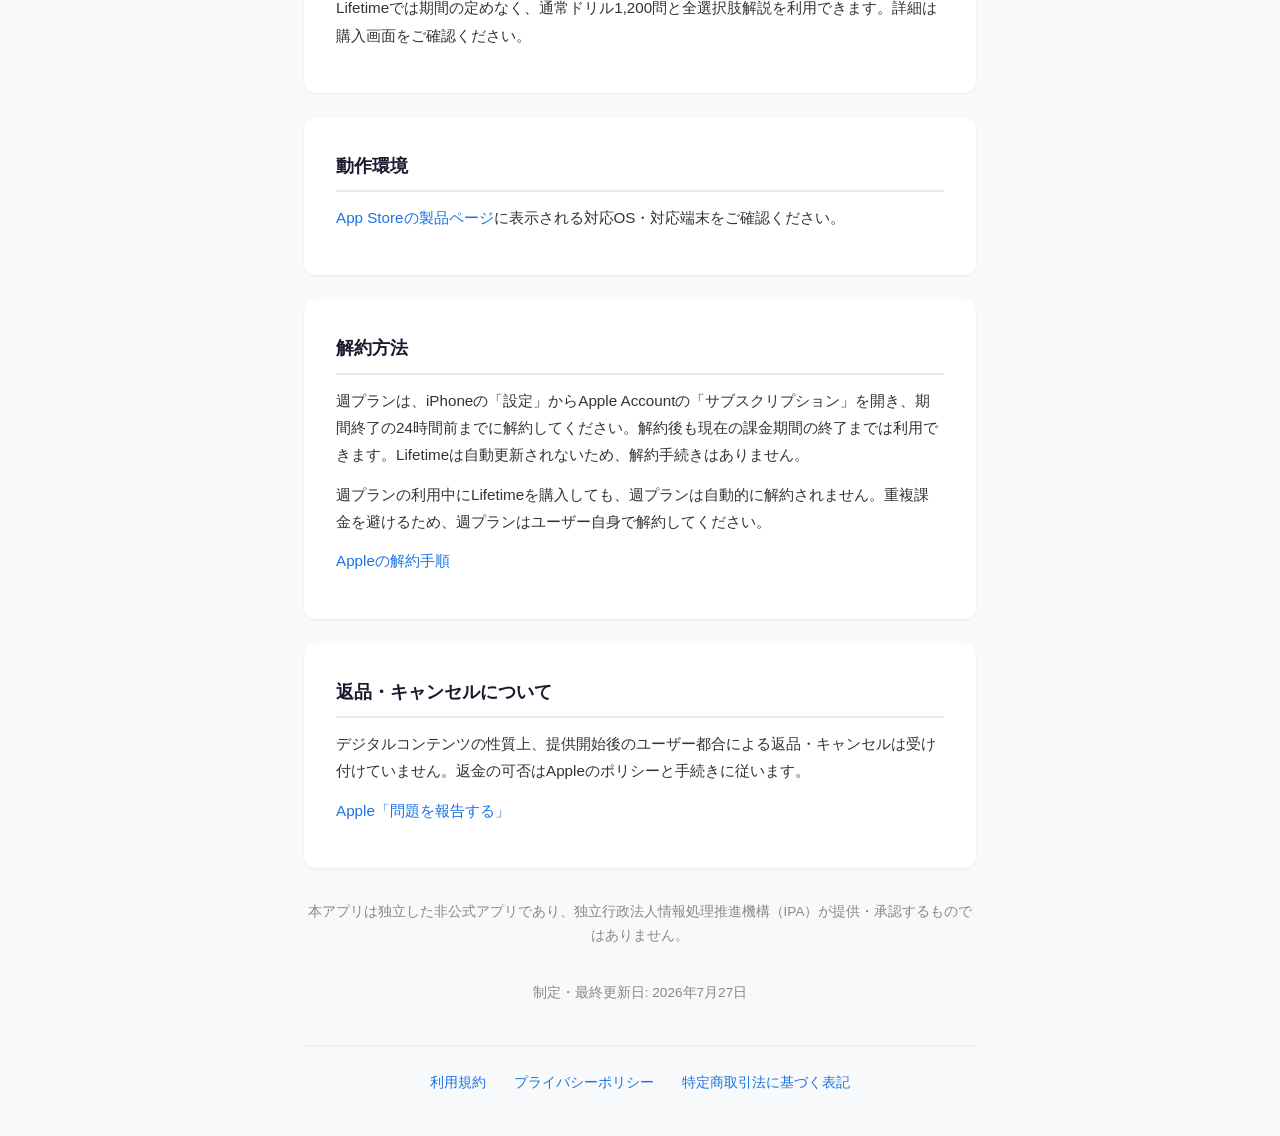
<file: tokushoho.html>
<!DOCTYPE html>
<html lang="ja">
<head>
    <meta charset="UTF-8" />
    <meta name="viewport" content="width=device-width, initial-scale=1.0" />
    <meta name="description" content="ITパスポート合格ドリルの特定商取引法に基づく表記" />
    <link rel="canonical" href="https://speeed131.github.io/it-passport-drill-pages/tokushoho.html" />
    <title>特定商取引法に基づく表記 - ITパスポート合格ドリル</title>
    <style>
        * {
            margin: 0;
            padding: 0;
            box-sizing: border-box;
        }
        body {
            font-family: -apple-system, BlinkMacSystemFont, "Hiragino Kaku Gothic ProN", "Hiragino Sans", Meiryo, sans-serif;
            line-height: 1.8;
            color: #333;
            background-color: #f8f9fa;
        }
        .container {
            max-width: 720px;
            margin: 0 auto;
            padding: 40px 24px;
        }
        h1 {
            font-size: 1.6rem;
            color: #1a1a2e;
            margin-bottom: 8px;
            text-align: center;
        }
        .app-name {
            font-size: 0.95rem;
            color: #666;
            text-align: center;
            margin-bottom: 40px;
        }
        .card {
            background: #fff;
            border-radius: 12px;
            padding: 32px;
            margin-bottom: 24px;
            box-shadow: 0 1px 3px rgba(0, 0, 0, 0.06);
        }
        h2 {
            font-size: 1.15rem;
            color: #1a1a2e;
            margin-bottom: 12px;
            padding-bottom: 8px;
            border-bottom: 2px solid #e8eaed;
        }
        p {
            margin-bottom: 12px;
            font-size: 0.95rem;
        }
        ul {
            margin: 8px 0 12px 20px;
            font-size: 0.95rem;
        }
        li {
            margin-bottom: 6px;
        }
        a {
            color: #1a73e8;
            text-decoration: none;
        }
        a:hover {
            text-decoration: underline;
        }
        table {
            width: 100%;
            border-collapse: collapse;
            font-size: 0.95rem;
        }
        th, td {
            padding: 12px 16px;
            text-align: left;
            border-bottom: 1px solid #e8eaed;
            vertical-align: top;
        }
        th {
            white-space: nowrap;
            color: #1a1a2e;
            font-weight: 600;
            width: 30%;
        }
        td {
            overflow-wrap: anywhere;
            word-break: break-word;
        }
        .updated {
            text-align: center;
            color: #888;
            font-size: 0.85rem;
            margin-top: 32px;
        }
        .footer-nav {
            text-align: center;
            margin-top: 40px;
            padding-top: 24px;
            border-top: 1px solid #e8eaed;
            font-size: 0.9rem;
        }
        .footer-nav a {
            margin: 0 12px;
        }
        @media (max-width: 480px) {
            .container {
                padding: 32px 16px;
            }
            .card {
                padding: 24px 20px;
            }
            table, tbody, tr, th, td {
                display: block;
                width: 100%;
            }
            tr {
                padding: 12px 0;
                border-bottom: 1px solid #e8eaed;
            }
            tr:first-child {
                padding-top: 0;
            }
            tr:last-child {
                border-bottom: none;
                padding-bottom: 0;
            }
            th, td {
                padding: 0;
                border-bottom: none;
                white-space: normal;
            }
            th {
                margin-bottom: 2px;
            }
        }
    </style>
</head>
<body>
    <div class="container">
        <h1>特定商取引法に基づく表記</h1>
        <p class="app-name">ITパスポート合格ドリル</p>

        <div class="card">
            <table>
                <tr>
                    <th>販売業者</th>
                    <td>Daiki Hirose</td>
                </tr>
                <tr>
                    <th>メールアドレス</th>
                    <td><a href="mailto:toeic.grammar.app@gmail.com">toeic.grammar.app@gmail.com</a></td>
                </tr>
                <tr>
                    <th>所在地・電話番号</th>
                    <td>法令に基づき、ご請求があれば、お申込みの意思決定に先立ち、遅滞なく電子メールで開示します。</td>
                </tr>
            </table>
        </div>

        <div class="card">
            <h2>販売価格</h2>
            <ul>
                <li>週プラン（自動更新サブスクリプション）: 週額500円（税込）</li>
                <li>Lifetime（非消耗型アプリ内課金）: 1,500円（税込）</li>
            </ul>
            <p>実際の販売価格は、購入画面およびApp Storeに表示される価格をご確認ください。</p>
        </div>

        <div class="card">
            <h2>販売価格以外にかかる費用</h2>
            <p>インターネット接続に必要な通信料はユーザーの負担となります。</p>
        </div>

        <div class="card">
            <h2>支払方法</h2>
            <p>App Storeを通じた、Apple Accountに登録された支払方法による課金となります。</p>
        </div>

        <div class="card">
            <h2>支払時期</h2>
            <ul>
                <li>週プラン: 購入確定時に課金され、期間終了の24時間前までに解約しない限り自動更新時に課金されます。</li>
                <li>Lifetime: 購入確定時に一度だけ課金されます。</li>
            </ul>
        </div>

        <div class="card">
            <h2>役務の提供時期</h2>
            <p>購入手続き完了後、直ちに有料範囲をご利用いただけます。</p>
        </div>

        <div class="card">
            <h2>役務の内容</h2>
            <p>Freeでは全23分野を各1 SETずつ、合計115問利用できます。週プランでは契約期間中、Lifetimeでは期間の定めなく、通常ドリル1,200問と全選択肢解説を利用できます。詳細は購入画面をご確認ください。</p>
        </div>

        <div class="card">
            <h2>動作環境</h2>
            <p><a href="https://apps.apple.com/jp/app/id6794191002" target="_blank" rel="noopener noreferrer">App Storeの製品ページ</a>に表示される対応OS・対応端末をご確認ください。</p>
        </div>

        <div class="card">
            <h2>解約方法</h2>
            <p>週プランは、iPhoneの「設定」からApple Accountの「サブスクリプション」を開き、期間終了の24時間前までに解約してください。解約後も現在の課金期間の終了までは利用できます。Lifetimeは自動更新されないため、解約手続きはありません。</p>
            <p>週プランの利用中にLifetimeを購入しても、週プランは自動的に解約されません。重複課金を避けるため、週プランはユーザー自身で解約してください。</p>
            <p><a href="https://support.apple.com/ja-jp/118428" target="_blank" rel="noopener noreferrer">Appleの解約手順</a></p>
        </div>

        <div class="card">
            <h2>返品・キャンセルについて</h2>
            <p>デジタルコンテンツの性質上、提供開始後のユーザー都合による返品・キャンセルは受け付けていません。返金の可否はAppleのポリシーと手続きに従います。</p>
            <p><a href="https://reportaproblem.apple.com/" target="_blank" rel="noopener noreferrer">Apple「問題を報告する」</a></p>
        </div>

        <p class="updated">本アプリは独立した非公式アプリであり、独立行政法人情報処理推進機構（IPA）が提供・承認するものではありません。</p>
        <p class="updated">制定・最終更新日: 2026年7月27日</p>

        <div class="footer-nav">
            <a href="terms.html">利用規約</a>
            <a href="index.html">プライバシーポリシー</a>
            <a href="tokushoho.html">特定商取引法に基づく表記</a>
        </div>
    </div>
</body>
</html>
</file>
